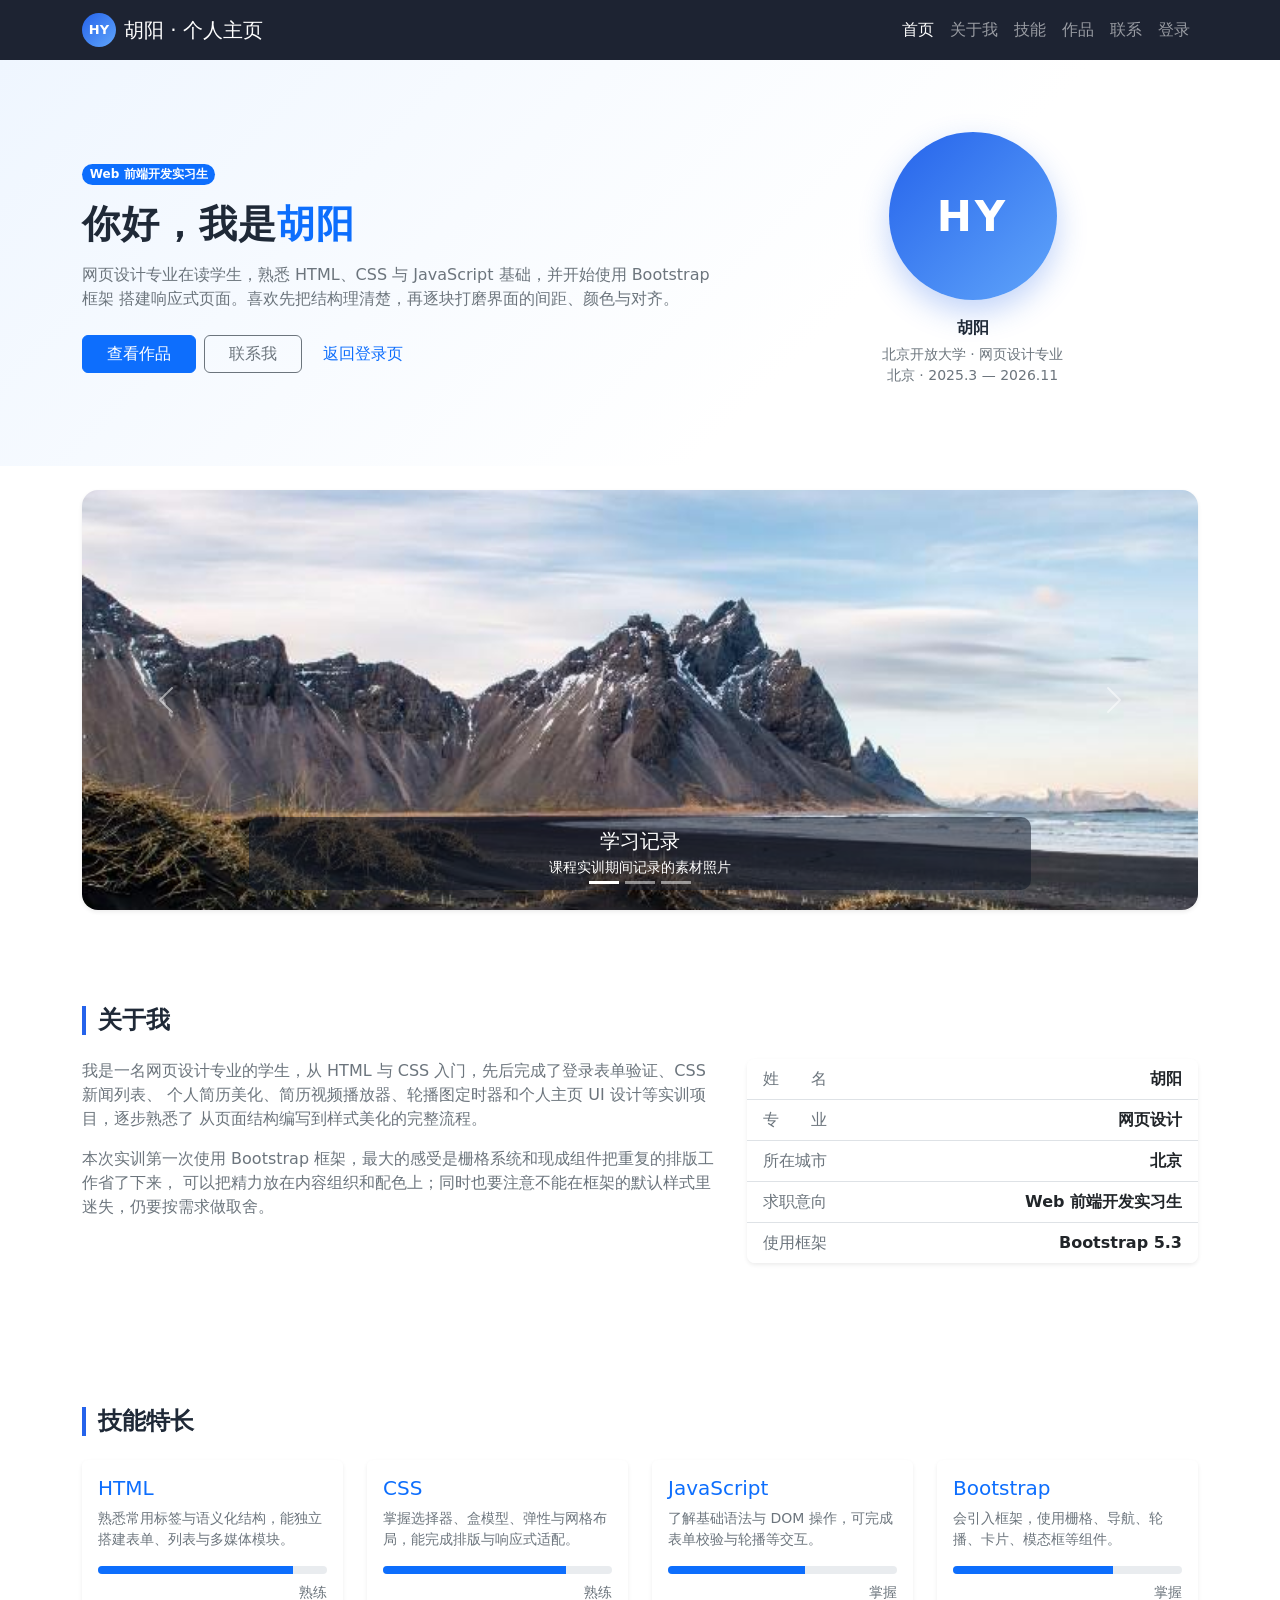
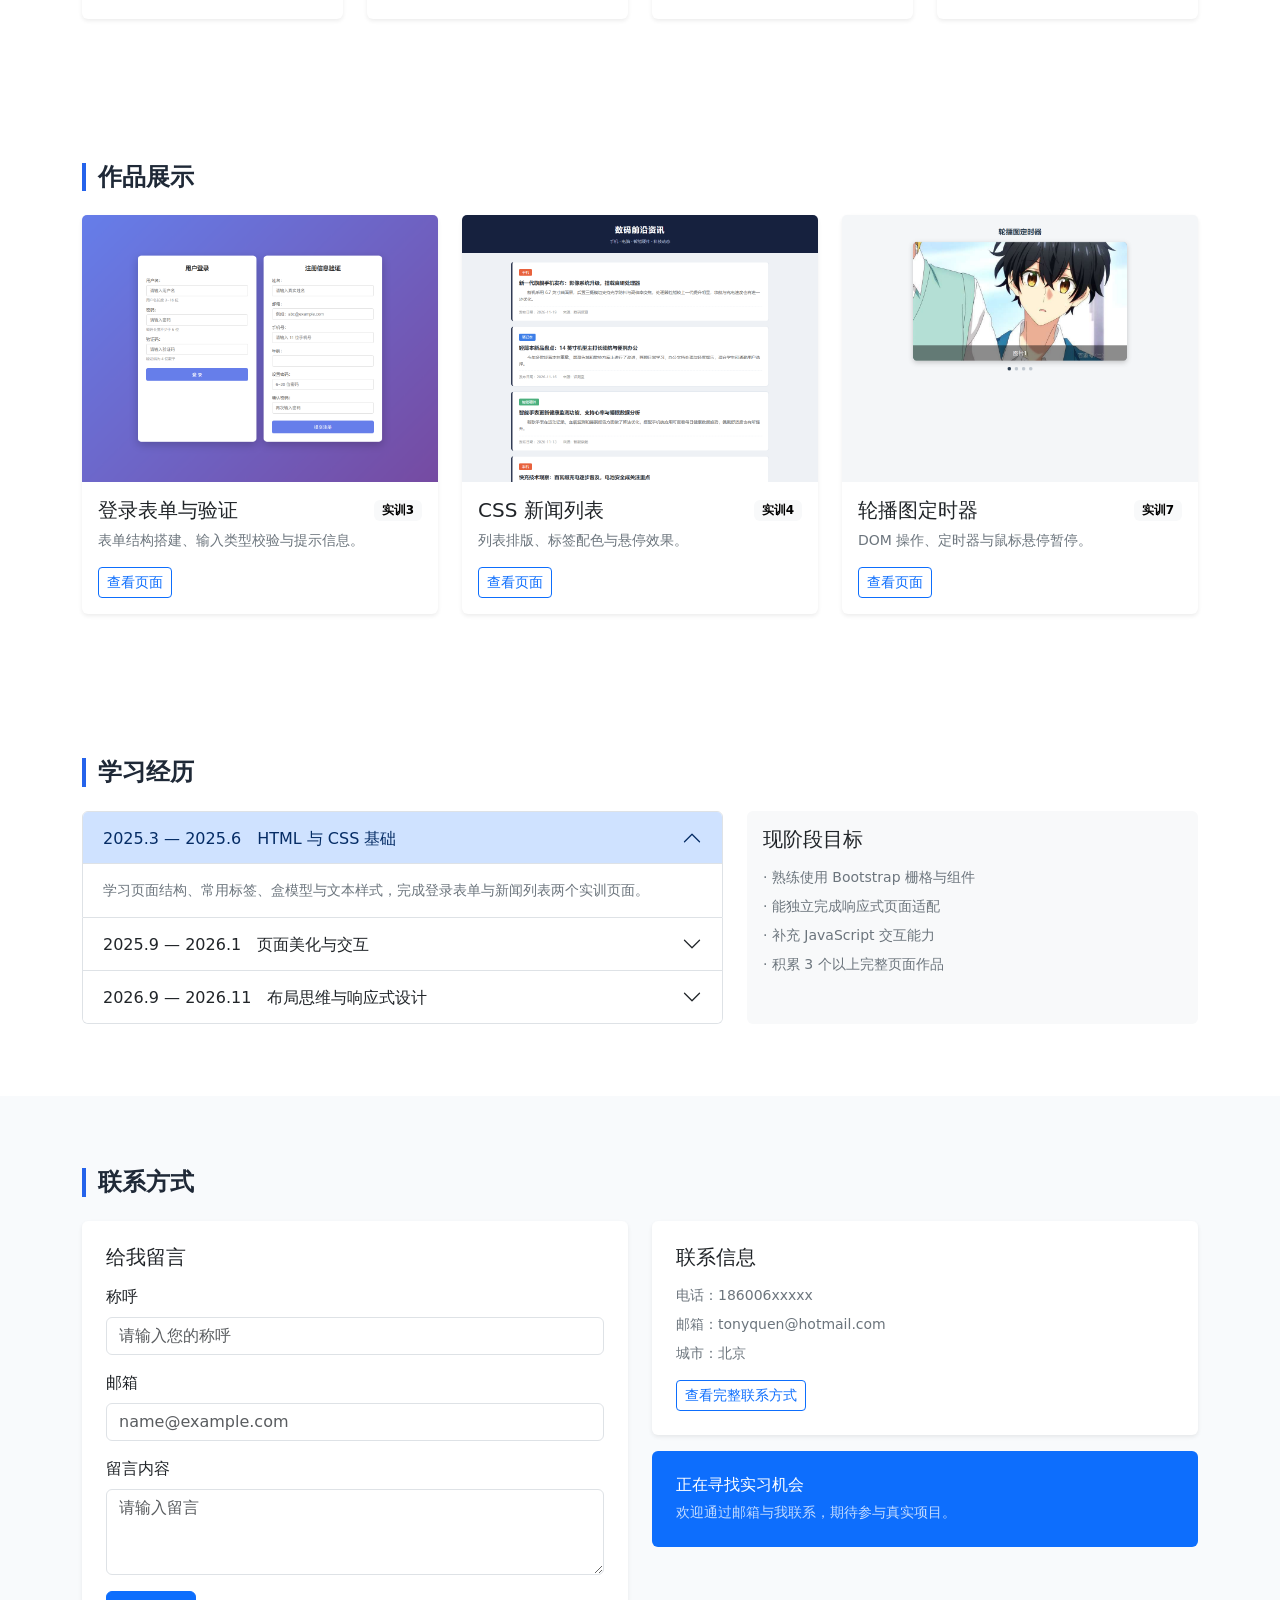
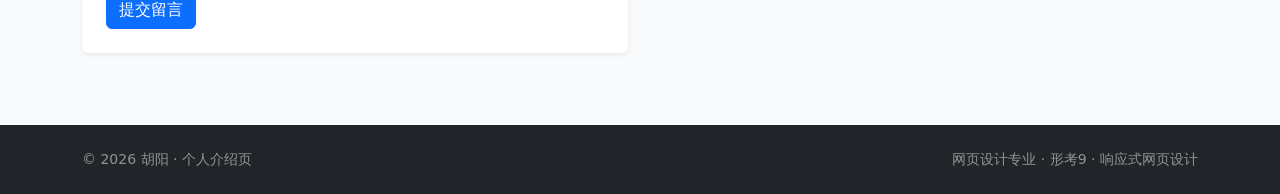
<file: index.html>
<!DOCTYPE html>
<html lang="zh-CN">
<head>
  <meta charset="UTF-8">
  <meta name="viewport" content="width=device-width, initial-scale=1.0">
  <title>胡阳 · 个人介绍页（实训9）</title>
  <!-- 引入本地 Bootstrap 框架与自定义样式 -->
  <link rel="stylesheet" href="bootstrap/bootstrap.min.css">
  <link rel="stylesheet" href="app.css">
</head>
<body data-bs-spy="scroll" data-bs-target="#mainNav" data-bs-offset="90" tabindex="0">

  <!-- ============ 导航栏：Bootstrap 导航组件，多模块折叠 ============ -->
  <nav class="navbar navbar-expand-lg navbar-dark profile-navbar sticky-top" id="mainNav">
    <div class="container">
      <a class="navbar-brand d-flex align-items-center" href="#home">
        <span class="navbar-brand-logo">HY</span>
        胡阳 · 个人主页
      </a>
      <button class="navbar-toggler" type="button" data-bs-toggle="collapse" data-bs-target="#navbarMenu"
              aria-controls="navbarMenu" aria-expanded="false" aria-label="切换导航">
        <span class="navbar-toggler-icon"></span>
      </button>
      <div class="collapse navbar-collapse" id="navbarMenu">
        <ul class="navbar-nav ms-auto mb-2 mb-lg-0">
          <li class="nav-item"><a class="nav-link active" href="#home">首页</a></li>
          <li class="nav-item"><a class="nav-link" href="#about">关于我</a></li>
          <li class="nav-item"><a class="nav-link" href="#skills">技能</a></li>
          <li class="nav-item"><a class="nav-link" href="#works">作品</a></li>
          <li class="nav-item"><a class="nav-link" href="#contact">联系</a></li>
          <li class="nav-item"><a class="nav-link" href="login.html">登录</a></li>
        </ul>
      </div>
    </div>
  </nav>

  <!-- ============ 首屏：栅格 + 按钮 + 徽章 ============ -->
  <header class="hero" id="home">
    <div class="container">
      <div class="row align-items-center g-4">
        <div class="col-lg-7">
          <span class="badge rounded-pill text-bg-primary mb-3">Web 前端开发实习生</span>
          <h1 class="hero-title mb-3">你好，我是<span class="text-primary">胡阳</span></h1>
          <p class="text-secondary mb-4">
            网页设计专业在读学生，熟悉 HTML、CSS 与 JavaScript 基础，并开始使用 Bootstrap 框架
            搭建响应式页面。喜欢先把结构理清楚，再逐块打磨界面的间距、颜色与对齐。
          </p>
          <div class="d-flex flex-wrap gap-2 justify-content-lg-start justify-content-center">
            <a href="#works" class="btn btn-primary px-4">查看作品</a>
            <a href="#contact" class="btn btn-outline-secondary px-4">联系我</a>
            <a href="login.html" class="btn btn-link text-decoration-none">返回登录页</a>
          </div>
        </div>
        <div class="col-lg-5 text-center">
          <div class="hero-avatar mx-auto mb-3">HY</div>
          <p class="mb-1 fw-bold">胡阳</p>
          <p class="text-secondary small mb-0">北京开放大学 · 网页设计专业</p>
          <p class="text-secondary small">北京 · 2025.3 — 2026.11</p>
        </div>
      </div>
    </div>
  </header>

  <!-- ============ 轮播组件：展示个人照片与学习记录 ============ -->
  <section class="py-4 bg-white">
    <div class="container">
      <div id="heroCarousel" class="carousel slide hero-carousel shadow-sm rounded-4 overflow-hidden"
           data-bs-ride="carousel">
        <div class="carousel-indicators">
          <button type="button" data-bs-target="#heroCarousel" data-bs-slide-to="0" class="active" aria-current="true" aria-label="第 1 张"></button>
          <button type="button" data-bs-target="#heroCarousel" data-bs-slide-to="1" aria-label="第 2 张"></button>
          <button type="button" data-bs-target="#heroCarousel" data-bs-slide-to="2" aria-label="第 3 张"></button>
        </div>
        <div class="carousel-inner">
          <div class="carousel-item active">
            <img src="images/2.jpg" class="d-block w-100" alt="学习记录照片一">
            <div class="carousel-caption d-none d-md-block">
              <h5 class="mb-1">学习记录</h5>
              <p class="small mb-0">课程实训期间记录的素材照片</p>
            </div>
          </div>
          <div class="carousel-item">
            <img src="images/3.jpg" class="d-block w-100" alt="学习记录照片二">
            <div class="carousel-caption d-none d-md-block">
              <h5 class="mb-1">技术视野</h5>
              <p class="small mb-0">关注前端技术与数据可视化</p>
            </div>
          </div>
          <div class="carousel-item">
            <img src="images/work3.png" class="d-block w-100" alt="实训作品截图">
            <div class="carousel-caption d-none d-md-block">
              <h5 class="mb-1">作品片段</h5>
              <p class="small mb-0">实训3 登录表单与验证页面</p>
            </div>
          </div>
        </div>
        <button class="carousel-control-prev" type="button" data-bs-target="#heroCarousel" data-bs-slide="prev">
          <span class="carousel-control-prev-icon" aria-hidden="true"></span>
          <span class="visually-hidden">上一张</span>
        </button>
        <button class="carousel-control-next" type="button" data-bs-target="#heroCarousel" data-bs-slide="next">
          <span class="carousel-control-next-icon" aria-hidden="true"></span>
          <span class="visually-hidden">下一张</span>
        </button>
      </div>
    </div>
  </section>

  <!-- ============ 关于我：栅格 + 列表组 ============ -->
  <section class="section-padding" id="about">
    <div class="container">
      <h2 class="section-title mb-4">关于我</h2>
      <div class="row g-4 align-items-start">
        <div class="col-lg-7">
          <p class="text-secondary">
            我是一名网页设计专业的学生，从 HTML 与 CSS 入门，先后完成了登录表单验证、CSS 新闻列表、
            个人简历美化、简历视频播放器、轮播图定时器和个人主页 UI 设计等实训项目，逐步熟悉了
            从页面结构编写到样式美化的完整流程。
          </p>
          <p class="text-secondary mb-0">
            本次实训第一次使用 Bootstrap 框架，最大的感受是栅格系统和现成组件把重复的排版工作省了下来，
            可以把精力放在内容组织和配色上；同时也要注意不能在框架的默认样式里迷失，仍要按需求做取舍。
          </p>
        </div>
        <div class="col-lg-5">
          <ul class="list-group list-group-flush shadow-sm rounded-3">
            <li class="list-group-item d-flex justify-content-between"><span class="text-secondary">姓　　名</span><strong>胡阳</strong></li>
            <li class="list-group-item d-flex justify-content-between"><span class="text-secondary">专　　业</span><strong>网页设计</strong></li>
            <li class="list-group-item d-flex justify-content-between"><span class="text-secondary">所在城市</span><strong>北京</strong></li>
            <li class="list-group-item d-flex justify-content-between"><span class="text-secondary">求职意向</span><strong>Web 前端开发实习生</strong></li>
            <li class="list-group-item d-flex justify-content-between"><span class="text-secondary">使用框架</span><strong>Bootstrap 5.3</strong></li>
          </ul>
        </div>
      </div>
    </div>
  </section>

  <!-- ============ 技能：卡片 + 进度条 ============ -->
  <section class="section-padding bg-white" id="skills">
    <div class="container">
      <h2 class="section-title mb-4">技能特长</h2>
      <div class="row g-4">
        <div class="col-12 col-md-6 col-lg-3">
          <div class="card h-100 border-0 shadow-sm">
            <div class="card-body">
              <h5 class="card-title text-primary">HTML</h5>
              <p class="card-text small text-secondary">熟悉常用标签与语义化结构，能独立搭建表单、列表与多媒体模块。</p>
              <div class="progress" role="progressbar" aria-valuenow="85" aria-valuemin="0" aria-valuemax="100">
                <div class="progress-bar bg-primary" style="width: 85%"></div>
              </div>
              <p class="small text-secondary text-end mt-2 mb-0">熟练</p>
            </div>
          </div>
        </div>
        <div class="col-12 col-md-6 col-lg-3">
          <div class="card h-100 border-0 shadow-sm">
            <div class="card-body">
              <h5 class="card-title text-primary">CSS</h5>
              <p class="card-text small text-secondary">掌握选择器、盒模型、弹性与网格布局，能完成排版与响应式适配。</p>
              <div class="progress" role="progressbar" aria-valuenow="80" aria-valuemin="0" aria-valuemax="100">
                <div class="progress-bar bg-primary" style="width: 80%"></div>
              </div>
              <p class="small text-secondary text-end mt-2 mb-0">熟练</p>
            </div>
          </div>
        </div>
        <div class="col-12 col-md-6 col-lg-3">
          <div class="card h-100 border-0 shadow-sm">
            <div class="card-body">
              <h5 class="card-title text-primary">JavaScript</h5>
              <p class="card-text small text-secondary">了解基础语法与 DOM 操作，可完成表单校验与轮播等交互。</p>
              <div class="progress" role="progressbar" aria-valuenow="60" aria-valuemin="0" aria-valuemax="100">
                <div class="progress-bar bg-primary" style="width: 60%"></div>
              </div>
              <p class="small text-secondary text-end mt-2 mb-0">掌握</p>
            </div>
          </div>
        </div>
        <div class="col-12 col-md-6 col-lg-3">
          <div class="card h-100 border-0 shadow-sm">
            <div class="card-body">
              <h5 class="card-title text-primary">Bootstrap</h5>
              <p class="card-text small text-secondary">会引入框架，使用栅格、导航、轮播、卡片、模态框等组件。</p>
              <div class="progress" role="progressbar" aria-valuenow="70" aria-valuemin="0" aria-valuemax="100">
                <div class="progress-bar bg-primary" style="width: 70%"></div>
              </div>
              <p class="small text-secondary text-end mt-2 mb-0">掌握</p>
            </div>
          </div>
        </div>
      </div>
    </div>
  </section>

  <!-- ============ 作品：栅格卡片 + 徽章 + 按钮 ============ -->
  <section class="section-padding" id="works">
    <div class="container">
      <h2 class="section-title mb-4">作品展示</h2>
      <div class="row g-4">
        <div class="col-12 col-md-6 col-lg-4">
          <div class="card h-100 border-0 shadow-sm work-card">
            <img src="images/work3.png" class="card-img-top" alt="登录表单与验证页面">
            <div class="card-body">
              <div class="d-flex justify-content-between align-items-center mb-2">
                <h5 class="card-title mb-0">登录表单与验证</h5>
                <span class="badge text-bg-light">实训3</span>
              </div>
              <p class="card-text small text-secondary">表单结构搭建、输入类型校验与提示信息。</p>
              <a href="mywebside.html" class="btn btn-outline-primary btn-sm">查看页面</a>
            </div>
          </div>
        </div>
        <div class="col-12 col-md-6 col-lg-4">
          <div class="card h-100 border-0 shadow-sm work-card">
            <img src="images/work4.png" class="card-img-top" alt="CSS 新闻列表页面">
            <div class="card-body">
              <div class="d-flex justify-content-between align-items-center mb-2">
                <h5 class="card-title mb-0">CSS 新闻列表</h5>
                <span class="badge text-bg-light">实训4</span>
              </div>
              <p class="card-text small text-secondary">列表排版、标签配色与悬停效果。</p>
              <a href="news2.html" class="btn btn-outline-primary btn-sm">查看页面</a>
            </div>
          </div>
        </div>
        <div class="col-12 col-md-6 col-lg-4">
          <div class="card h-100 border-0 shadow-sm work-card">
            <img src="images/work7.png" class="card-img-top" alt="轮播图定时器页面">
            <div class="card-body">
              <div class="d-flex justify-content-between align-items-center mb-2">
                <h5 class="card-title mb-0">轮播图定时器</h5>
                <span class="badge text-bg-light">实训7</span>
              </div>
              <p class="card-text small text-secondary">DOM 操作、定时器与鼠标悬停暂停。</p>
              <a href="slideshow.html" class="btn btn-outline-primary btn-sm">查看页面</a>
            </div>
          </div>
        </div>
      </div>
    </div>
  </section>

  <!-- ============ 折叠面板：学习经历 ============ -->
  <section class="section-padding bg-white">
    <div class="container">
      <h2 class="section-title mb-4">学习经历</h2>
      <div class="row g-4">
        <div class="col-lg-7">
          <div class="accordion" id="expAccordion">
            <div class="accordion-item">
              <h2 class="accordion-header">
                <button class="accordion-button" type="button" data-bs-toggle="collapse" data-bs-target="#exp1"
                        aria-expanded="true" aria-controls="exp1">
                  2025.3 — 2025.6　HTML 与 CSS 基础
                </button>
              </h2>
              <div id="exp1" class="accordion-collapse collapse show" data-bs-parent="#expAccordion">
                <div class="accordion-body small text-secondary">
                  学习页面结构、常用标签、盒模型与文本样式，完成登录表单与新闻列表两个实训页面。
                </div>
              </div>
            </div>
            <div class="accordion-item">
              <h2 class="accordion-header">
                <button class="accordion-button collapsed" type="button" data-bs-toggle="collapse"
                        data-bs-target="#exp2" aria-expanded="false" aria-controls="exp2">
                  2025.9 — 2026.1　页面美化与交互
                </button>
              </h2>
              <div id="exp2" class="accordion-collapse collapse" data-bs-parent="#expAccordion">
                <div class="accordion-body small text-secondary">
                  完成个人简历美化、简历视频播放器与轮播图定时器，开始接触 JavaScript 与 DOM 操作。
                </div>
              </div>
            </div>
            <div class="accordion-item">
              <h2 class="accordion-header">
                <button class="accordion-button collapsed" type="button" data-bs-toggle="collapse"
                        data-bs-target="#exp3" aria-expanded="false" aria-controls="exp3">
                  2026.9 — 2026.11　布局思维与响应式设计
                </button>
              </h2>
              <div id="exp3" class="accordion-collapse collapse" data-bs-parent="#expAccordion">
                <div class="accordion-body small text-secondary">
                  学习网格与弹性布局，完成个人主页 UI 设计，并在本次实训中引入 Bootstrap 框架制作响应式网站。
                </div>
              </div>
            </div>
          </div>
        </div>
        <div class="col-lg-5">
          <div class="card border-0 bg-light h-100">
            <div class="card-body">
              <h5 class="card-title mb-3">现阶段目标</h5>
              <ul class="list-unstyled small text-secondary mb-0">
                <li class="mb-2">· 熟练使用 Bootstrap 栅格与组件</li>
                <li class="mb-2">· 能独立完成响应式页面适配</li>
                <li class="mb-2">· 补充 JavaScript 交互能力</li>
                <li class="mb-0">· 积累 3 个以上完整页面作品</li>
              </ul>
            </div>
          </div>
        </div>
      </div>
    </div>
  </section>

  <!-- ============ 联系：表单 + 模态框 ============ -->
  <section class="section-padding contact-section" id="contact">
    <div class="container">
      <h2 class="section-title mb-4">联系方式</h2>
      <div class="row g-4">
        <div class="col-lg-6">
          <div class="card border-0 shadow-sm">
            <div class="card-body p-4">
              <h5 class="card-title mb-3">给我留言</h5>
              <form>
                <div class="mb-3">
                  <label for="cName" class="form-label">称呼</label>
                  <input type="text" class="form-control" id="cName" placeholder="请输入您的称呼" required>
                </div>
                <div class="mb-3">
                  <label for="cMail" class="form-label">邮箱</label>
                  <input type="email" class="form-control" id="cMail" placeholder="name@example.com" required>
                </div>
                <div class="mb-3">
                  <label for="cMsg" class="form-label">留言内容</label>
                  <textarea class="form-control" id="cMsg" rows="3" placeholder="请输入留言"></textarea>
                </div>
                <button type="submit" class="btn btn-primary">提交留言</button>
              </form>
            </div>
          </div>
        </div>
        <div class="col-lg-6">
          <div class="card border-0 shadow-sm mb-3">
            <div class="card-body p-4">
              <h5 class="card-title mb-3">联系信息</h5>
              <p class="mb-2 small text-secondary">电话：186006xxxxx</p>
              <p class="mb-2 small text-secondary">邮箱：tonyquen@hotmail.com</p>
              <p class="mb-3 small text-secondary">城市：北京</p>
              <!-- 按钮触发模态框 -->
              <button type="button" class="btn btn-outline-primary btn-sm" data-bs-toggle="modal"
                      data-bs-target="#contactModal">
                查看完整联系方式
              </button>
            </div>
          </div>
          <div class="card border-0 bg-primary text-white">
            <div class="card-body p-4">
              <h6 class="mb-2">正在寻找实习机会</h6>
              <p class="small mb-0 opacity-75">欢迎通过邮箱与我联系，期待参与真实项目。</p>
            </div>
          </div>
        </div>
      </div>
    </div>
  </section>

  <!-- ============ 页脚 ============ -->
  <footer class="bg-dark text-white-50 py-4">
    <div class="container d-flex flex-column flex-md-row justify-content-between align-items-center gap-2">
      <p class="mb-0 small">© 2026 胡阳 · 个人介绍页</p>
      <p class="mb-0 small">网页设计专业 · 形考9 · 响应式网页设计</p>
    </div>
  </footer>

  <!-- ============ 模态框组件 ============ -->
  <div class="modal fade" id="contactModal" tabindex="-1" aria-labelledby="contactModalLabel" aria-hidden="true">
    <div class="modal-dialog modal-dialog-centered">
      <div class="modal-content">
        <div class="modal-header">
          <h5 class="modal-title" id="contactModalLabel">完整联系方式</h5>
          <button type="button" class="btn-close" data-bs-dismiss="modal" aria-label="关闭"></button>
        </div>
        <div class="modal-body">
          <p class="mb-2">电话：186006xxxxx</p>
          <p class="mb-2">邮箱：tonyquen@hotmail.com</p>
          <p class="mb-2">所在城市：北京</p>
          <p class="mb-0">可联系时间：工作日 9:00—18:00</p>
        </div>
        <div class="modal-footer">
          <button type="button" class="btn btn-secondary" data-bs-dismiss="modal">关闭</button>
          <a href="login.html" class="btn btn-primary">返回登录页</a>
        </div>
      </div>
    </div>
  </div>

  <script src="bootstrap/bootstrap.bundle.min.js"></script>
</body>
</html>
</file>
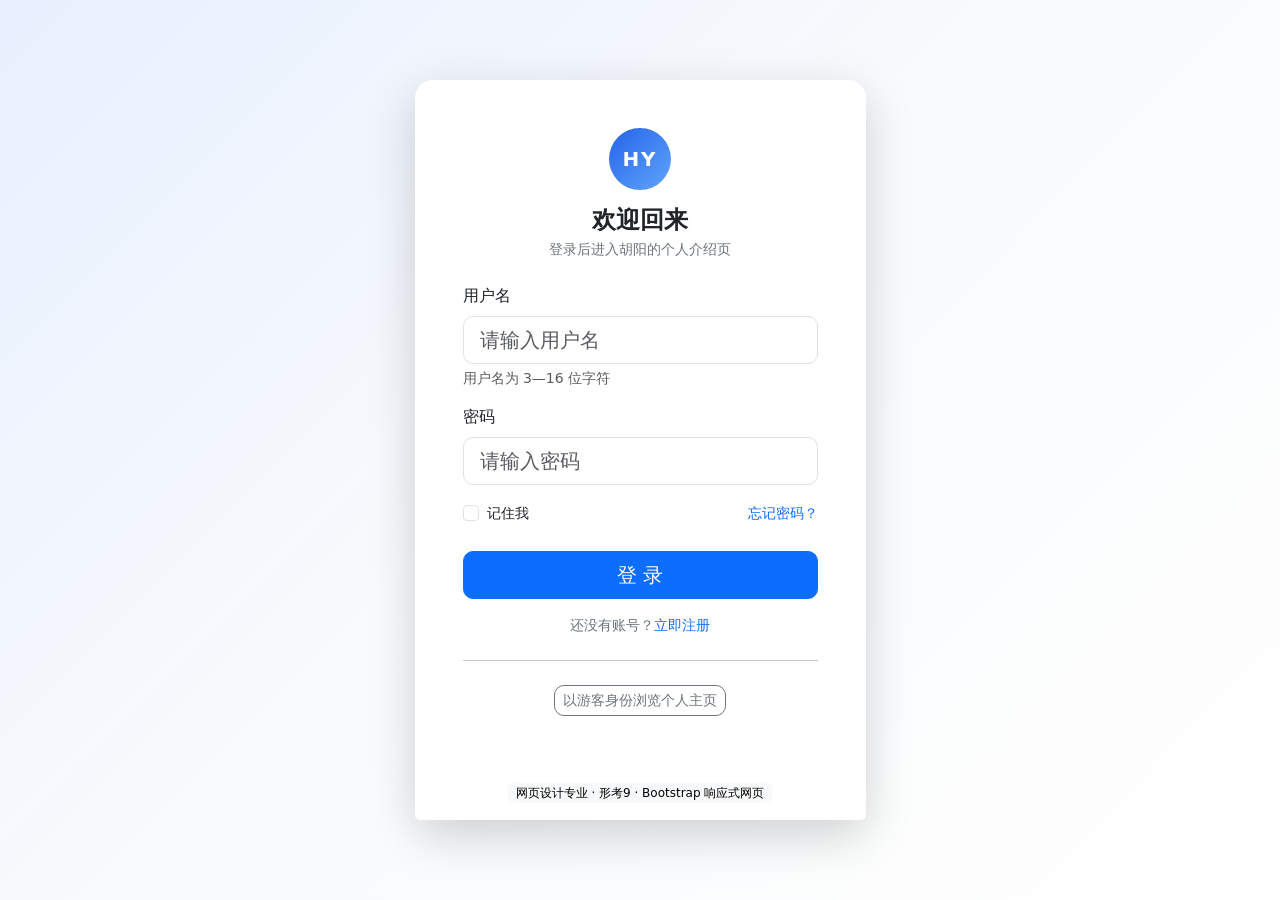
<file: login.html>
<!DOCTYPE html>
<html lang="zh-CN">
<head>
  <meta charset="UTF-8">
  <meta name="viewport" content="width=device-width, initial-scale=1.0">
  <title>登录 · 胡阳个人网站（实训9）</title>
  <!-- 步骤（1）：在项目中引入本地 Bootstrap 框架 -->
  <link rel="stylesheet" href="bootstrap/bootstrap.min.css">
  <link rel="stylesheet" href="app.css">
</head>
<body class="login-page">

  <div class="container">
    <div class="row justify-content-center align-items-center min-vh-100">
      <div class="col-12 col-sm-10 col-md-7 col-lg-5">

        <!-- 登录卡片：使用 Bootstrap 卡片组件 -->
        <div class="card border-0 shadow-lg login-card">
          <div class="card-body p-4 p-md-5">

            <div class="text-center mb-4">
              <div class="brand-logo mx-auto mb-3">HY</div>
              <h1 class="h4 fw-bold mb-1">欢迎回来</h1>
              <p class="text-secondary small mb-0">登录后进入胡阳的个人介绍页</p>
            </div>

            <!-- 表单：label + input + button，提交后跳转到个人介绍页 -->
            <form id="loginForm" action="index.html" method="get" class="needs-validation" novalidate>

              <div class="mb-3">
                <label for="username" class="form-label">用户名</label>
                <input type="text" class="form-control form-control-lg" id="username" name="username"
                       placeholder="请输入用户名" minlength="3" maxlength="16" required>
                <div class="form-text">用户名为 3—16 位字符</div>
                <div class="invalid-feedback">请输入 3—16 位的用户名</div>
              </div>

              <div class="mb-3">
                <label for="password" class="form-label">密码</label>
                <input type="password" class="form-control form-control-lg" id="password" name="password"
                       placeholder="请输入密码" minlength="6" required>
                <div class="invalid-feedback">密码长度不能少于 6 位</div>
              </div>

              <div class="d-flex justify-content-between align-items-center mb-4">
                <div class="form-check">
                  <input class="form-check-input" type="checkbox" value="1" id="remember" name="remember">
                  <label class="form-check-label small" for="remember">记住我</label>
                </div>
                <!-- 超链接：Bootstrap 链接样式 -->
                <a href="#" class="link-primary small text-decoration-none">忘记密码？</a>
              </div>

              <button type="submit" class="btn btn-primary btn-lg w-100 mb-3">登 录</button>

              <div class="text-center small text-secondary">
                还没有账号？<a href="#" class="link-primary text-decoration-none">立即注册</a>
              </div>

              <hr class="my-4">

              <!-- 超链接跳转：不登录也可进入个人介绍页 -->
              <div class="text-center">
                <a href="index.html" class="btn btn-outline-secondary btn-sm">
                  以游客身份浏览个人主页
                </a>
              </div>

            </form>

          </div>
          <div class="card-footer bg-white border-0 text-center py-3">
            <span class="badge text-bg-light fw-normal">网页设计专业 · 形考9 · Bootstrap 响应式网页</span>
          </div>
        </div>

      </div>
    </div>
  </div>

  <script src="bootstrap/bootstrap.bundle.min.js"></script>
  <script>
    /* 使用 Bootstrap 的校验样式：未通过时不提交，通过时跳转 index.html */
    (function () {
      const form = document.getElementById('loginForm');
      form.addEventListener('submit', function (event) {
        if (!form.checkValidity()) {
          event.preventDefault();
          event.stopPropagation();
        }
        form.classList.add('was-validated');
      }, false);
    })();
  </script>
</body>
</html>
</file>
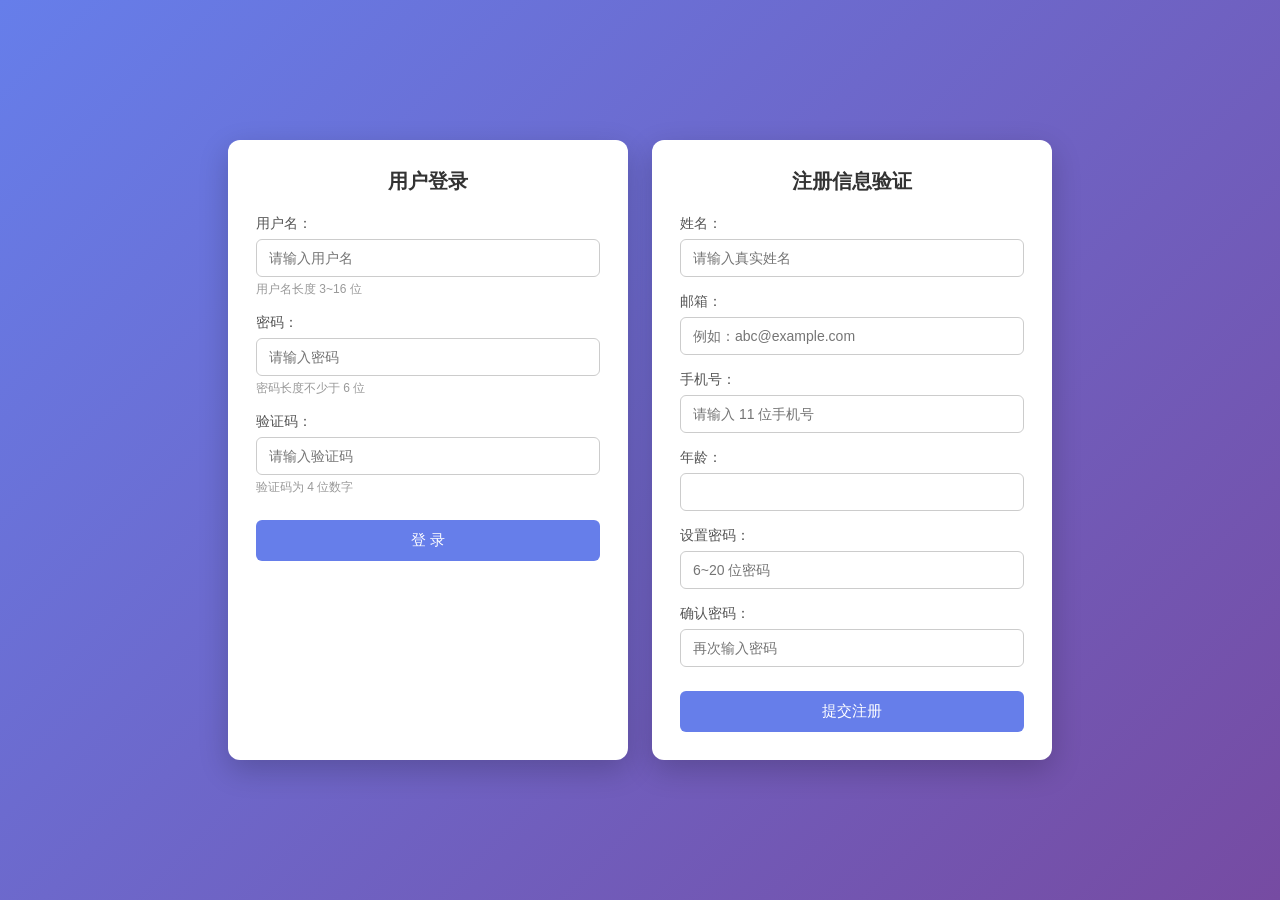
<file: mywebside.html>
<!DOCTYPE html>
<html lang="zh-CN">
<head>
  <meta charset="UTF-8">
  <meta name="viewport" content="width=device-width, initial-scale=1.0">
  <title>用户登录与表单验证 - 实训3</title>
  <style>
    * { margin: 0; padding: 0; box-sizing: border-box; }
    body {
      font-family: "Microsoft YaHei", Arial, sans-serif;
      background: linear-gradient(135deg, #667eea 0%, #764ba2 100%);
      min-height: 100vh;
      display: flex;
      justify-content: center;
      align-items: center;
      padding: 30px 16px;
    }
    .container {
      display: flex;
      gap: 24px;
      flex-wrap: wrap;
      justify-content: center;
      width: 100%;
      max-width: 900px;
    }
    .card {
      background: #fff;
      border-radius: 12px;
      box-shadow: 0 10px 30px rgba(0, 0, 0, 0.2);
      padding: 28px;
      width: 100%;
      max-width: 400px;
    }
    .card h2 {
      text-align: center;
      color: #333;
      margin-bottom: 20px;
      font-size: 20px;
    }
    .form-group { margin-bottom: 16px; }
    .form-group label {
      display: block;
      font-size: 14px;
      color: #555;
      margin-bottom: 6px;
    }
    .form-group input {
      width: 100%;
      padding: 10px 12px;
      border: 1px solid #ccc;
      border-radius: 6px;
      font-size: 14px;
      outline: none;
    }
    .form-group input:focus {
      border-color: #667eea;
      box-shadow: 0 0 0 2px rgba(102, 126, 234, 0.2);
    }
    .tip {
      font-size: 12px;
      color: #999;
      margin-top: 4px;
    }
    .btn {
      width: 100%;
      padding: 11px;
      background: #667eea;
      color: #fff;
      border: none;
      border-radius: 6px;
      font-size: 15px;
      cursor: pointer;
      margin-top: 8px;
    }
    .btn:hover { background: #5a6fd8; }
    .result {
      margin-top: 14px;
      font-size: 14px;
      padding: 10px 12px;
      border-radius: 6px;
      display: none;
    }
    .result.ok { display: block; background: #e8f7ee; color: #1a7f37; }
    .result.err { display: block; background: #fdecea; color: #d93025; }
  </style>
</head>
<body>
  <div class="container">

    <!-- ===== 视图一：用户登录表单 ===== -->
    <div class="card">
      <h2>用户登录</h2>
      <!-- action 为提交地址，# 表示先在当前页演示；method="post" 表示以 POST 方式提交 -->
      <form id="loginForm" action="#" method="post" novalidate>
        <div class="form-group">
          <label for="loginUser">用户名：</label>
          <input type="text" id="loginUser" name="username"
                 placeholder="请输入用户名" required minlength="3" maxlength="16">
          <div class="tip">用户名长度 3~16 位</div>
        </div>

        <div class="form-group">
          <label for="loginPwd">密码：</label>
          <input type="password" id="loginPwd" name="password"
                 placeholder="请输入密码" required minlength="6" maxlength="20">
          <div class="tip">密码长度不少于 6 位</div>
        </div>

        <div class="form-group">
          <label for="loginCode">验证码：</label>
          <input type="text" id="loginCode" name="code"
                 placeholder="请输入验证码" required pattern="[0-9]{4}">
          <div class="tip">验证码为 4 位数字</div>
        </div>

        <button type="submit" class="btn">登 录</button>
        <div id="loginResult" class="result"></div>
      </form>
    </div>

    <!-- ===== 视图二：数据验证表单（注册信息） ===== -->
    <div class="card">
      <h2>注册信息验证</h2>
      <form id="regForm" action="#" method="post" novalidate>
        <div class="form-group">
          <label for="regName">姓名：</label>
          <input type="text" id="regName" name="realname"
                 placeholder="请输入真实姓名" required>
        </div>

        <div class="form-group">
          <label for="regEmail">邮箱：</label>
          <input type="email" id="regEmail" name="email"
                 placeholder="例如：abc@example.com" required>
        </div>

        <div class="form-group">
          <label for="regPhone">手机号：</label>
          <input type="tel" id="regPhone" name="phone"
                 placeholder="请输入 11 位手机号" required pattern="1[3-9][0-9]{9}">
        </div>

        <div class="form-group">
          <label for="regAge">年龄：</label>
          <input type="number" id="regAge" name="age"
                 min="18" max="60" required>
        </div>

        <div class="form-group">
          <label for="regPwd">设置密码：</label>
          <input type="password" id="regPwd" name="pwd"
                 placeholder="6~20 位密码" required minlength="6" maxlength="20">
        </div>

        <div class="form-group">
          <label for="regPwd2">确认密码：</label>
          <input type="password" id="regPwd2" name="pwd2"
                 placeholder="再次输入密码" required>
        </div>

        <button type="submit" class="btn">提交注册</button>
        <div id="regResult" class="result"></div>
      </form>
    </div>

  </div>

  <script>
    // ===== 登录表单验证 =====
    var loginForm = document.getElementById('loginForm');
    var loginResult = document.getElementById('loginResult');

    loginForm.addEventListener('submit', function (e) {
      e.preventDefault(); // 阻止表单默认跳转，先做验证演示
      var user = document.getElementById('loginUser').value.trim();
      var pwd = document.getElementById('loginPwd').value.trim();
      var code = document.getElementById('loginCode').value.trim();

      if (user === '' || pwd === '' || code === '') {
        showResult(loginResult, 'err', '请填写完整的登录信息！');
        return;
      }
      if (user.length < 3) {
        showResult(loginResult, 'err', '用户名长度不能少于 3 位！');
        return;
      }
      if (pwd.length < 6) {
        showResult(loginResult, 'err', '密码长度不能少于 6 位！');
        return;
      }
      if (!/^[0-9]{4}$/.test(code)) {
        showResult(loginResult, 'err', '验证码必须是 4 位数字！');
        return;
      }
      // 演示账号：admin / 123456，验证码任意 4 位数字
      if (user === 'admin' && pwd === '123456') {
        showResult(loginResult, 'ok', '登录成功！欢迎你，' + user + '！');
      } else {
        showResult(loginResult, 'err', '用户名或密码错误，请重试！（演示账号 admin / 密码 123456）');
      }
    });

    // ===== 注册表单验证 =====
    var regForm = document.getElementById('regForm');
    var regResult = document.getElementById('regResult');

    regForm.addEventListener('submit', function (e) {
      e.preventDefault();
      var name = document.getElementById('regName').value.trim();
      var email = document.getElementById('regEmail').value.trim();
      var phone = document.getElementById('regPhone').value.trim();
      var age = document.getElementById('regAge').value;
      var pwd = document.getElementById('regPwd').value.trim();
      var pwd2 = document.getElementById('regPwd2').value.trim();

      if (name === '') {
        showResult(regResult, 'err', '姓名不能为空！');
        return;
      }
      if (!/^[A-Za-z0-9._%+-]+@[A-Za-z0-9.-]+\.[A-Za-z]{2,}$/.test(email)) {
        showResult(regResult, 'err', '邮箱格式不正确！');
        return;
      }
      if (!/^1[3-9][0-9]{9}$/.test(phone)) {
        showResult(regResult, 'err', '手机号格式不正确！');
        return;
      }
      if (age === '' || Number(age) < 18 || Number(age) > 60) {
        showResult(regResult, 'err', '年龄必须在 18~60 之间！');
        return;
      }
      if (pwd.length < 6) {
        showResult(regResult, 'err', '密码长度不能少于 6 位！');
        return;
      }
      if (pwd !== pwd2) {
        showResult(regResult, 'err', '两次输入的密码不一致！');
        return;
      }
      showResult(regResult, 'ok', '注册信息验证通过，提交成功！');
    });

    // 公共：显示提示结果
    function showResult(el, type, msg) {
      el.className = 'result ' + type;
      el.textContent = msg;
    }
  </script>
</body>
</html>
</file>
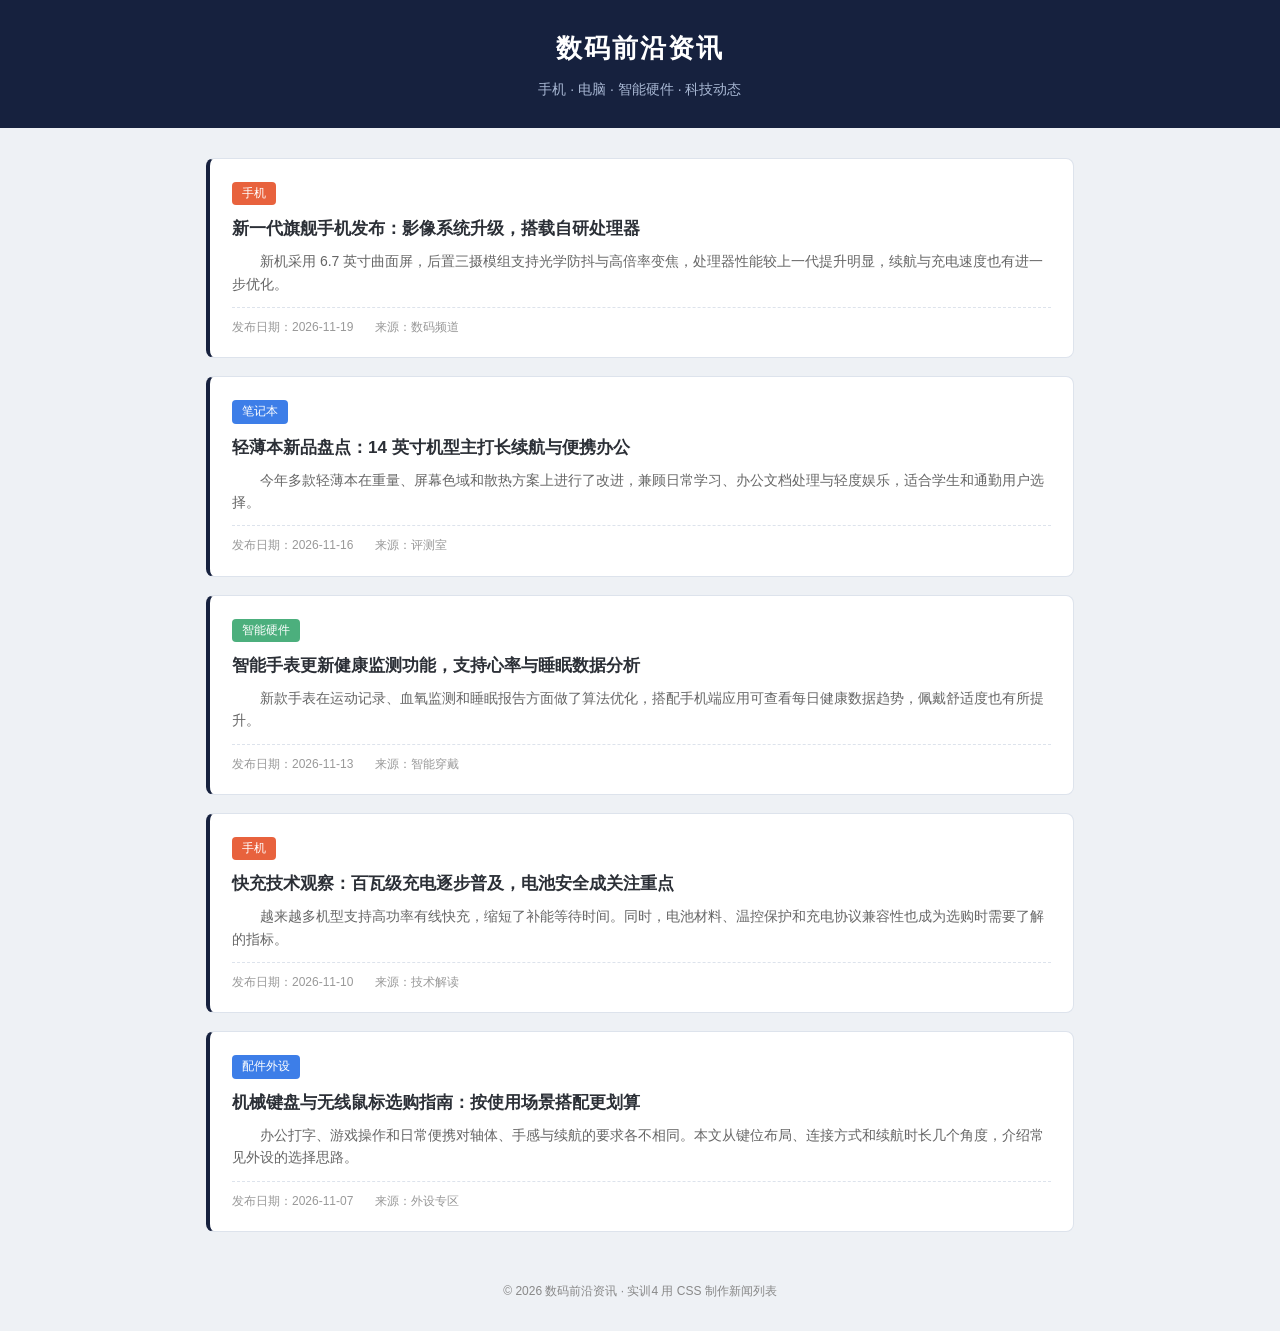
<file: news2.html>
<!DOCTYPE html>
<html lang="zh-CN">
<head>
  <meta charset="UTF-8">
  <meta name="viewport" content="width=device-width, initial-scale=1.0">
  <title>数码资讯列表 - 实训4</title>
  <!-- 步骤（2）：连接外部 CSS 样式表 -->
  <link rel="stylesheet" href="news2.css">
</head>
<body>

  <!-- 页面头部 -->
  <header class="site-header">
    <h1>数码前沿资讯</h1>
    <p class="subtitle">手机 · 电脑 · 智能硬件 · 科技动态</p>
  </header>

  <!-- 步骤（3）：使用 ul / li 构建资讯列表结构 -->
  <main class="news-container">
    <ul class="news-list">

      <li class="news-item">
        <span class="news-tag tag-phone">手机</span>
        <h2 class="news-title">
          <a href="#">新一代旗舰手机发布：影像系统升级，搭载自研处理器</a>
        </h2>
        <p class="news-summary">
          新机采用 6.7 英寸曲面屏，后置三摄模组支持光学防抖与高倍率变焦，处理器性能较上一代提升明显，续航与充电速度也有进一步优化。
        </p>
        <div class="news-meta">
          <span class="news-date">发布日期：2026-11-19</span>
          <span class="news-source">来源：数码频道</span>
        </div>
      </li>

      <li class="news-item">
        <span class="news-tag tag-pc">笔记本</span>
        <h2 class="news-title">
          <a href="#">轻薄本新品盘点：14 英寸机型主打长续航与便携办公</a>
        </h2>
        <p class="news-summary">
          今年多款轻薄本在重量、屏幕色域和散热方案上进行了改进，兼顾日常学习、办公文档处理与轻度娱乐，适合学生和通勤用户选择。
        </p>
        <div class="news-meta">
          <span class="news-date">发布日期：2026-11-16</span>
          <span class="news-source">来源：评测室</span>
        </div>
      </li>

      <li class="news-item">
        <span class="news-tag tag-wear">智能硬件</span>
        <h2 class="news-title">
          <a href="#">智能手表更新健康监测功能，支持心率与睡眠数据分析</a>
        </h2>
        <p class="news-summary">
          新款手表在运动记录、血氧监测和睡眠报告方面做了算法优化，搭配手机端应用可查看每日健康数据趋势，佩戴舒适度也有所提升。
        </p>
        <div class="news-meta">
          <span class="news-date">发布日期：2026-11-13</span>
          <span class="news-source">来源：智能穿戴</span>
        </div>
      </li>

      <li class="news-item">
        <span class="news-tag tag-phone">手机</span>
        <h2 class="news-title">
          <a href="#">快充技术观察：百瓦级充电逐步普及，电池安全成关注重点</a>
        </h2>
        <p class="news-summary">
          越来越多机型支持高功率有线快充，缩短了补能等待时间。同时，电池材料、温控保护和充电协议兼容性也成为选购时需要了解的指标。
        </p>
        <div class="news-meta">
          <span class="news-date">发布日期：2026-11-10</span>
          <span class="news-source">来源：技术解读</span>
        </div>
      </li>

      <li class="news-item">
        <span class="news-tag tag-pc">配件外设</span>
        <h2 class="news-title">
          <a href="#">机械键盘与无线鼠标选购指南：按使用场景搭配更划算</a>
        </h2>
        <p class="news-summary">
          办公打字、游戏操作和日常便携对轴体、手感与续航的要求各不相同。本文从键位布局、连接方式和续航时长几个角度，介绍常见外设的选择思路。
        </p>
        <div class="news-meta">
          <span class="news-date">发布日期：2026-11-07</span>
          <span class="news-source">来源：外设专区</span>
        </div>
      </li>

    </ul>
  </main>

  <footer class="site-footer">
    <p>© 2026 数码前沿资讯  ·  实训4 用 CSS 制作新闻列表</p>
  </footer>

</body>
</html>
</file>
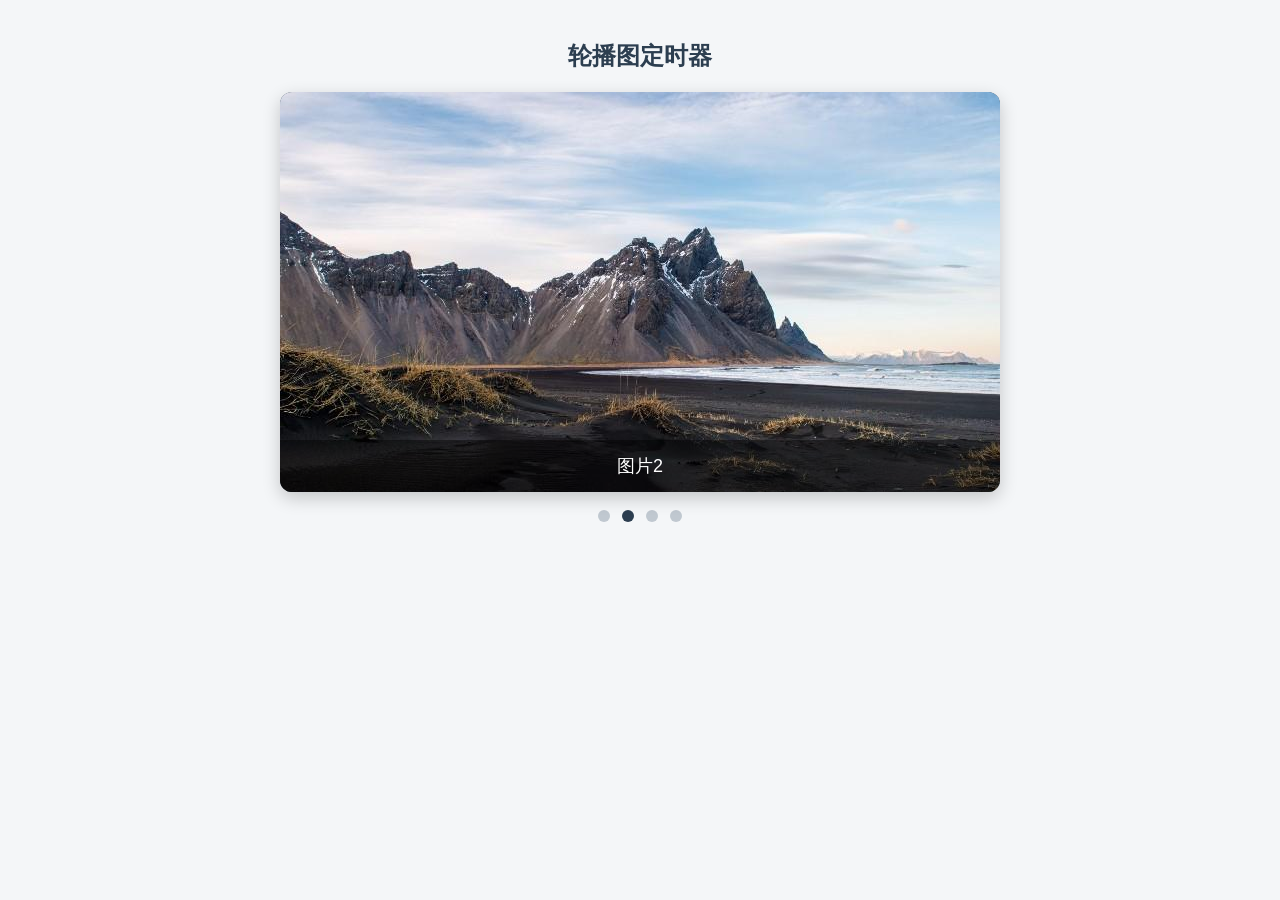
<file: slideshow.html>
<!DOCTYPE html>
<html lang="zh-CN">
<head>
    <meta charset="UTF-8">
    <meta name="viewport" content="width=device-width, initial-scale=1.0">
    <title>实训7 轮播图定时器</title>
    <link rel="stylesheet" href="slideshow.css">
</head>
<body>
    <div class="page">
        <h1>轮播图定时器</h1>

        <!-- 轮播图容器 -->
        <div id="slideshow" class="slideshow">
            <img id="slideImg" class="slide-img" src="images/1.jpg" alt="轮播图">
            <div id="caption" class="caption">图片1</div>
        </div>

        <!-- 指示点 -->
        <div id="dots" class="dots"></div>
    </div>

    <script src="slideshow.js"></script>
</body>
</html>
</file>
<file: news2.css>
/* ==========================================
   实训4 用 CSS 制作新闻列表  外部样式表 news2.css
   主题：数码资讯；包含文本样式、背景、边框、列表布局与悬停效果
   ========================================== */

/* 全局重置：清除浏览器默认外边距、内边距和列表符号 */
* {
  margin: 0;
  padding: 0;
  box-sizing: border-box;
}

/* 页面整体：背景色、字体、行高 */
body {
  font-family: "Microsoft YaHei", Arial, sans-serif;
  background-color: #eef1f5;
  color: #2b2f36;
  line-height: 1.6;
}

/* ---------- 页面头部 ---------- */
.site-header {
  background-color: #16213e;
  color: #fff;
  text-align: center;
  padding: 28px 16px;
}

.site-header h1 {
  font-size: 26px;
  letter-spacing: 2px;
}

.subtitle {
  margin-top: 8px;
  font-size: 14px;
  color: #a9b8d4;
}

/* ---------- 资讯列表容器 ---------- */
.news-container {
  max-width: 900px;
  margin: 30px auto;
  padding: 0 16px;
}

.news-list {
  list-style: none; /* 去掉 ul 默认圆点 */
}

/* ---------- 单条资讯 ---------- */
.news-item {
  background-color: #fff;
  border: 1px solid #dde3ec;
  border-left: 4px solid #16213e;
  border-radius: 8px;
  padding: 20px 22px;
  margin-bottom: 18px;
  transition: box-shadow 0.25s ease, transform 0.25s ease;
}

.news-item:hover {
  box-shadow: 0 6px 18px rgba(22, 33, 62, 0.15);
  transform: translateY(-2px);
}

/* ---------- 类型标签 ---------- */
.news-tag {
  display: inline-block;
  font-size: 12px;
  color: #fff;
  border-radius: 4px;
  padding: 2px 10px;
  margin-bottom: 10px;
}

/* 不同类型标签使用不同背景色 */
.tag-phone {
  background-color: #e8623d;
}

.tag-pc {
  background-color: #3d7ee8;
}

.tag-wear {
  background-color: #4caf7d;
}

/* ---------- 资讯标题 ---------- */
.news-title {
  font-size: 17px;
  margin-bottom: 8px;
}

.news-title a {
  color: #2b2f36;
  text-decoration: none;
}

.news-title a:hover {
  color: #16213e;
  text-decoration: underline;
}

/* ---------- 资讯摘要 ---------- */
.news-summary {
  font-size: 14px;
  color: #666;
  margin-bottom: 12px;
  text-indent: 2em; /* 首行缩进 2 字符 */
}

/* ---------- 发布信息（日期、来源） ---------- */
.news-meta {
  font-size: 12px;
  color: #999;
  border-top: 1px dashed #dde3ec;
  padding-top: 10px;
}

.news-date {
  margin-right: 18px;
}

/* ---------- 页脚 ---------- */
.site-footer {
  text-align: center;
  font-size: 12px;
  color: #888;
  padding: 20px 0 30px;
}
</file>
<file: slideshow.css>
/* 页面整体 */
body {
    margin: 0;
    background-color: #f4f6f8;
    font-family: "Microsoft YaHei", "宋体", sans-serif;
}

.page {
    width: 720px;
    margin: 40px auto;
    text-align: center;
}

.page h1 {
    font-size: 24px;
    color: #2c3e50;
    margin-bottom: 20px;
}

/* 轮播图容器 */
.slideshow {
    position: relative;
    width: 720px;
    height: 400px;
    border-radius: 12px;
    overflow: hidden;
    background-color: #34495e;
    box-shadow: 0 6px 18px rgba(0, 0, 0, 0.2);
}

/* 轮播图片 */
.slide-img {
    width: 100%;
    height: 100%;
    object-fit: cover;
    display: block;
}

/* 图片下方的文字 */
.caption {
    position: absolute;
    left: 0;
    bottom: 0;
    width: 100%;
    padding: 14px 0;
    color: #fff;
    font-size: 18px;
    background-color: rgba(0, 0, 0, 0.45);
    box-sizing: border-box;
}

/* 指示点 */
.dots {
    margin-top: 16px;
}

.dot {
    display: inline-block;
    width: 12px;
    height: 12px;
    margin: 0 6px;
    border-radius: 50%;
    background-color: #c0c8d0;
    cursor: pointer;
}

.dot.active {
    background-color: #2c3e50;
}
</file>
<file: app.css>
/* ==========================================================
   实训9  响应式网页设计   自定义样式 app.css
   在 Bootstrap 基础上做少量个性化调整，组件样式以框架为主
   ========================================================== */

:root {
  --brand: #2563eb;
  --brand-dark: #1d4ed8;
  --ink: #1f2937;
}

html {
  scroll-behavior: smooth;
}

body {
  font-family: "Microsoft YaHei", "PingFang SC", system-ui, -apple-system, sans-serif;
  color: var(--ink);
}

/* ---------- 登录页 ---------- */
.login-page {
  min-height: 100vh;
  background: linear-gradient(135deg, #e8f0ff 0%, #f8fafc 45%, #ffffff 100%);
}

.login-card {
  border-radius: 18px;
}

.brand-logo {
  width: 62px;
  height: 62px;
  border-radius: 50%;
  background: linear-gradient(135deg, var(--brand), #60a5fa);
  color: #fff;
  font-weight: bold;
  font-size: 20px;
  letter-spacing: 2px;
  display: flex;
  align-items: center;
  justify-content: center;
}

.login-card .form-control {
  border-radius: 10px;
}

.login-card .btn {
  border-radius: 10px;
}

/* ---------- 个人介绍页：导航栏 ---------- */
.navbar-brand-logo {
  width: 34px;
  height: 34px;
  border-radius: 50%;
  background: linear-gradient(135deg, var(--brand), #60a5fa);
  color: #fff;
  font-size: 13px;
  font-weight: bold;
  display: inline-flex;
  align-items: center;
  justify-content: center;
  margin-right: 8px;
}

.profile-navbar {
  background-color: rgba(17, 24, 39, 0.95);
}

/* ---------- 首屏 ---------- */
.hero {
  background: linear-gradient(135deg, #eff6ff 0%, #ffffff 65%);
  padding: 72px 0 64px;
}

.hero-avatar {
  width: 168px;
  height: 168px;
  border-radius: 50%;
  background: linear-gradient(135deg, var(--brand), #60a5fa);
  color: #fff;
  font-size: 42px;
  font-weight: bold;
  letter-spacing: 3px;
  display: flex;
  align-items: center;
  justify-content: center;
  box-shadow: 0 12px 30px rgba(37, 99, 235, 0.28);
}

.hero-title {
  font-size: 2.4rem;
  font-weight: 700;
  letter-spacing: 1px;
}

/* ---------- 轮播 ---------- */
.hero-carousel .carousel-item img {
  height: 420px;
  object-fit: cover;
}

.hero-carousel .carousel-caption {
  background-color: rgba(17, 24, 39, 0.55);
  border-radius: 10px;
  padding: 12px 18px;
}

/* ---------- 内容区块 ---------- */
.section-padding {
  padding: 72px 0;
}

.section-title {
  font-size: 1.5rem;
  font-weight: 700;
  padding-left: 12px;
  border-left: 4px solid var(--brand);
}

/* 作品卡片：悬停轻微上浮 */
.work-card {
  transition: transform 0.25s ease, box-shadow 0.25s ease;
}

.work-card:hover {
  transform: translateY(-4px);
  box-shadow: 0 1rem 2rem rgba(15, 23, 42, 0.12) !important;
}

.work-card img {
  aspect-ratio: 4 / 3;
  height: auto;
  object-fit: cover;
}

/* 技能进度条统一高度 */
.progress {
  height: 8px;
  border-radius: 999px;
}

/* ---------- 联系方式 ---------- */
.contact-section {
  background-color: #f8fafc;
}

/* ---------- 小屏适配补充 ---------- */
@media (max-width: 767.98px) {
  .hero {
    padding: 48px 0 40px;
    text-align: center;
  }

  .hero-title {
    font-size: 1.9rem;
  }

  .hero-carousel .carousel-item img {
    height: 240px;
  }

  .hero-avatar {
    width: 128px;
    height: 128px;
    font-size: 32px;
  }
}
</file>
